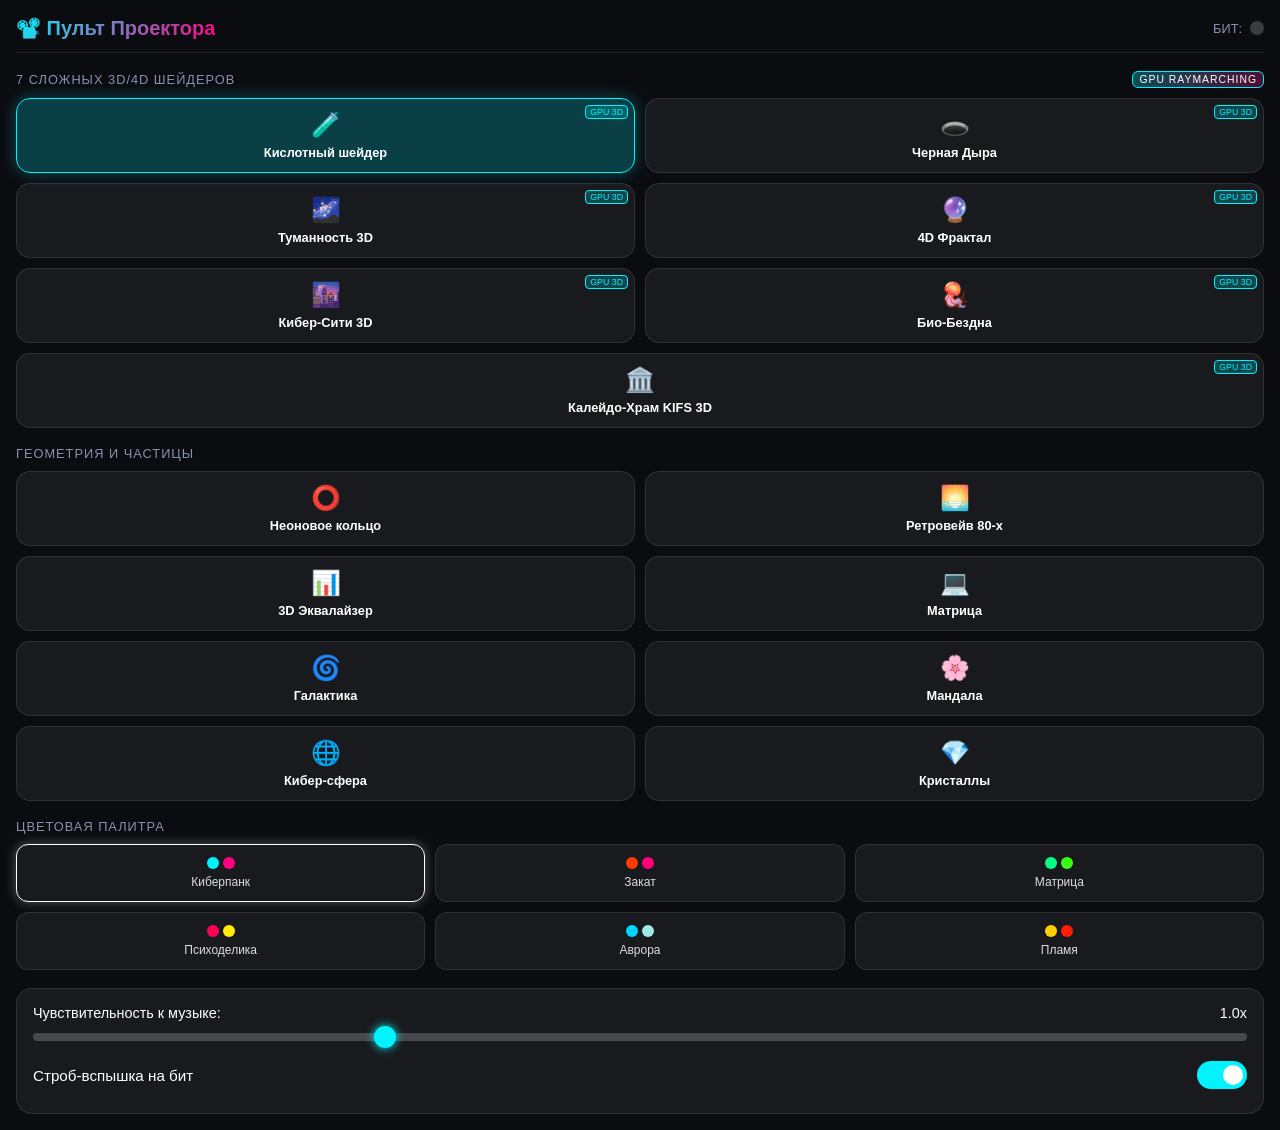
<file: public/remote.html>
<!DOCTYPE html>
<html lang="ru">
<head>
  <meta charset="UTF-8">
  <meta name="viewport" content="width=device-width, initial-scale=1.0, maximum-scale=1.0, user-scalable=no">
  <title>Пульт | Projector Visualizer</title>
  <style>
    :root {
      --bg: #0b0c10;
      --card-bg: rgba(255, 255, 255, 0.06);
      --card-active: rgba(0, 243, 255, 0.22);
      --accent: #00f3ff;
      --accent-pink: #ff007f;
      --text: #ffffff;
      --text-muted: #8892b0;
    }

    * {
      box-sizing: border-box;
      margin: 0;
      padding: 0;
      -webkit-tap-highlight-color: transparent;
      user-select: none;
    }

    body {
      background: var(--bg);
      color: var(--text);
      font-family: -apple-system, BlinkMacSystemFont, "Segoe UI", Roboto, sans-serif;
      padding: 16px;
      min-height: 100vh;
      display: flex;
      flex-direction: column;
      gap: 18px;
    }

    header {
      display: flex;
      justify-content: space-between;
      align-items: center;
      padding-bottom: 12px;
      border-bottom: 1px solid rgba(255, 255, 255, 0.1);
    }

    h1 {
      font-size: 1.25rem;
      font-weight: 700;
      background: linear-gradient(135deg, var(--accent), var(--accent-pink));
      -webkit-background-clip: text;
      -webkit-text-fill-color: transparent;
    }

    .beat-indicator {
      display: flex;
      align-items: center;
      gap: 8px;
      font-size: 0.8rem;
      color: var(--text-muted);
    }

    .beat-dot {
      width: 14px;
      height: 14px;
      border-radius: 50%;
      background: rgba(255, 255, 255, 0.2);
      transition: all 0.08s ease-out;
    }

    .beat-dot.flash {
      background: var(--accent);
      box-shadow: 0 0 16px var(--accent);
      transform: scale(1.35);
    }

    .section-title {
      font-size: 0.8rem;
      text-transform: uppercase;
      letter-spacing: 1px;
      color: var(--text-muted);
      margin-bottom: 10px;
      display: flex;
      align-items: center;
      justify-content: space-between;
    }

    .badge-shader {
      background: linear-gradient(135deg, rgba(0, 243, 255, 0.3), rgba(255, 0, 127, 0.3));
      border: 1px solid var(--accent);
      color: #fff;
      font-size: 0.65rem;
      padding: 2px 6px;
      border-radius: 6px;
    }

    /* Grid of Presets */
    .preset-grid {
      display: grid;
      grid-template-columns: repeat(2, 1fr);
      gap: 10px;
    }

    .preset-card {
      background: var(--card-bg);
      border: 1px solid rgba(255, 255, 255, 0.1);
      border-radius: 14px;
      padding: 12px 10px;
      display: flex;
      flex-direction: column;
      align-items: center;
      gap: 6px;
      cursor: pointer;
      transition: all 0.2s ease;
      text-align: center;
      position: relative;
    }

    .preset-card:active {
      transform: scale(0.96);
    }

    .preset-card.active {
      background: var(--card-active);
      border-color: var(--accent);
      box-shadow: 0 0 16px rgba(0, 243, 255, 0.3);
    }

    .preset-card.is-shader::after {
      content: "GPU 3D";
      position: absolute;
      top: 6px;
      right: 6px;
      font-size: 0.55rem;
      background: rgba(0, 243, 255, 0.2);
      border: 1px solid var(--accent);
      color: var(--accent);
      border-radius: 4px;
      padding: 1px 4px;
    }

    .preset-icon {
      font-size: 1.5rem;
    }

    .preset-name {
      font-size: 0.8rem;
      font-weight: 600;
    }

    /* Palettes Grid */
    .palette-grid {
      display: grid;
      grid-template-columns: repeat(3, 1fr);
      gap: 10px;
    }

    .palette-btn {
      background: var(--card-bg);
      border: 1px solid rgba(255, 255, 255, 0.1);
      border-radius: 12px;
      padding: 12px 8px;
      display: flex;
      flex-direction: column;
      align-items: center;
      gap: 6px;
      cursor: pointer;
    }

    .palette-btn.active {
      border-color: #fff;
      box-shadow: 0 0 12px rgba(255, 255, 255, 0.3);
    }

    .color-swatches {
      display: flex;
      gap: 4px;
    }

    .swatch {
      width: 12px;
      height: 12px;
      border-radius: 50%;
    }

    .palette-label {
      font-size: 0.75rem;
      color: #ddd;
    }

    /* Sliders & Controls */
    .control-box {
      background: var(--card-bg);
      border: 1px solid rgba(255, 255, 255, 0.1);
      border-radius: 16px;
      padding: 16px;
      display: flex;
      flex-direction: column;
      gap: 12px;
    }

    .slider-row {
      display: flex;
      justify-content: space-between;
      align-items: center;
      font-size: 0.9rem;
    }

    input[type=range] {
      width: 100%;
      height: 8px;
      border-radius: 4px;
      background: rgba(255, 255, 255, 0.2);
      outline: none;
      -webkit-appearance: none;
    }

    input[type=range]::-webkit-slider-thumb {
      -webkit-appearance: none;
      width: 22px;
      height: 22px;
      border-radius: 50%;
      background: var(--accent);
      box-shadow: 0 0 10px var(--accent);
    }

    .toggle-row {
      display: flex;
      justify-content: space-between;
      align-items: center;
      font-size: 0.95rem;
      padding: 8px 0;
    }

    .switch {
      position: relative;
      display: inline-block;
      width: 50px;
      height: 28px;
    }

    .switch input {
      opacity: 0;
      width: 0;
      height: 0;
    }

    .slider-round {
      position: absolute;
      cursor: pointer;
      top: 0; left: 0; right: 0; bottom: 0;
      background-color: rgba(255, 255, 255, 0.2);
      transition: .3s;
      border-radius: 28px;
    }

    .slider-round:before {
      position: absolute;
      content: "";
      height: 20px;
      width: 20px;
      left: 4px;
      bottom: 4px;
      background-color: white;
      transition: .3s;
      border-radius: 50%;
    }

    input:checked + .slider-round {
      background-color: var(--accent);
    }

    input:checked + .slider-round:before {
      transform: translateX(22px);
    }
  </style>
</head>
<body>

  <header>
    <h1>📽️ Пульт Проектора</h1>
    <div class="beat-indicator">
      <span>БИТ:</span>
      <div id="beat-dot" class="beat-dot"></div>
    </div>
  </header>

  <!-- 7 GPU Shaders -->
  <div>
    <div class="section-title">
      <span>7 Сложных 3D/4D Шейдеров</span>
      <span class="badge-shader">GPU Raymarching</span>
    </div>
    <div class="preset-grid">
      <div class="preset-card is-shader active" data-preset="0">
        <span class="preset-icon">🧪</span>
        <span class="preset-name">Кислотный шейдер</span>
      </div>
      <div class="preset-card is-shader" data-preset="1">
        <span class="preset-icon">🕳️</span>
        <span class="preset-name">Черная Дыра</span>
      </div>
      <div class="preset-card is-shader" data-preset="2">
        <span class="preset-icon">🌌</span>
        <span class="preset-name">Туманность 3D</span>
      </div>
      <div class="preset-card is-shader" data-preset="3">
        <span class="preset-icon">🔮</span>
        <span class="preset-name">4D Фрактал</span>
      </div>
      <div class="preset-card is-shader" data-preset="4">
        <span class="preset-icon">🌆</span>
        <span class="preset-name">Кибер-Сити 3D</span>
      </div>
      <div class="preset-card is-shader" data-preset="5">
        <span class="preset-icon">🪼</span>
        <span class="preset-name">Био-Бездна</span>
      </div>
      <div class="preset-card is-shader" data-preset="6" style="grid-column: span 2;">
        <span class="preset-icon">🏛️</span>
        <span class="preset-name">Калейдо-Храм KIFS 3D</span>
      </div>
    </div>
  </div>

  <!-- Geometry & Particle Modes -->
  <div>
    <div class="section-title">Геометрия и Частицы</div>
    <div class="preset-grid">
      <div class="preset-card" data-preset="7">
        <span class="preset-icon">⭕</span>
        <span class="preset-name">Неоновое кольцо</span>
      </div>
      <div class="preset-card" data-preset="8">
        <span class="preset-icon">🌅</span>
        <span class="preset-name">Ретровейв 80-х</span>
      </div>
      <div class="preset-card" data-preset="9">
        <span class="preset-icon">📊</span>
        <span class="preset-name">3D Эквалайзер</span>
      </div>
      <div class="preset-card" data-preset="10">
        <span class="preset-icon">💻</span>
        <span class="preset-name">Матрица</span>
      </div>
      <div class="preset-card" data-preset="11">
        <span class="preset-icon">🌀</span>
        <span class="preset-name">Галактика</span>
      </div>
      <div class="preset-card" data-preset="12">
        <span class="preset-icon">🌸</span>
        <span class="preset-name">Мандала</span>
      </div>
      <div class="preset-card" data-preset="13">
        <span class="preset-icon">🌐</span>
        <span class="preset-name">Кибер-сфера</span>
      </div>
      <div class="preset-card" data-preset="14">
        <span class="preset-icon">💎</span>
        <span class="preset-name">Кристаллы</span>
      </div>
    </div>
  </div>

  <!-- Color Palettes -->
  <div>
    <div class="section-title">Цветовая Палитра</div>
    <div class="palette-grid">
      <div class="palette-btn active" data-palette="cyberpunk">
        <div class="color-swatches">
          <div class="swatch" style="background: #00f3ff;"></div>
          <div class="swatch" style="background: #ff007f;"></div>
        </div>
        <span class="palette-label">Киберпанк</span>
      </div>

      <div class="palette-btn" data-palette="sunset">
        <div class="color-swatches">
          <div class="swatch" style="background: #ff3b00;"></div>
          <div class="swatch" style="background: #ff0078;"></div>
        </div>
        <span class="palette-label">Закат</span>
      </div>

      <div class="palette-btn" data-palette="matrix">
        <div class="color-swatches">
          <div class="swatch" style="background: #00ff88;"></div>
          <div class="swatch" style="background: #39ff14;"></div>
        </div>
        <span class="palette-label">Матрица</span>
      </div>

      <div class="palette-btn" data-palette="acid">
        <div class="color-swatches">
          <div class="swatch" style="background: #ff0055;"></div>
          <div class="swatch" style="background: #ffee00;"></div>
        </div>
        <span class="palette-label">Психоделика</span>
      </div>

      <div class="palette-btn" data-palette="ice">
        <div class="color-swatches">
          <div class="swatch" style="background: #00d4ff;"></div>
          <div class="swatch" style="background: #a0e7e5;"></div>
        </div>
        <span class="palette-label">Аврора</span>
      </div>

      <div class="palette-btn" data-palette="fire">
        <div class="color-swatches">
          <div class="swatch" style="background: #ffd000;"></div>
          <div class="swatch" style="background: #ff1e00;"></div>
        </div>
        <span class="palette-label">Пламя</span>
      </div>
    </div>
  </div>

  <!-- Settings Box -->
  <div class="control-box">
    <div class="slider-row">
      <span>Чувствительность к музыке:</span>
      <span id="gain-val">1.0x</span>
    </div>
    <input type="range" id="remote-gain" min="0.2" max="3.0" step="0.1" value="1.0">

    <div class="toggle-row">
      <span>Строб-вспышка на бит</span>
      <label class="switch">
        <input type="checkbox" id="remote-strobe" checked>
        <span class="slider-round"></span>
      </label>
    </div>
  </div>

  <script>
    const protocol = location.protocol === 'https:' ? 'wss:' : 'ws:';
    const ws = new WebSocket(`${protocol}//${location.host}/ws`);
    const beatDot = document.getElementById('beat-dot');
    const gainSlider = document.getElementById('remote-gain');
    const gainVal = document.getElementById('gain-val');
    const strobeToggle = document.getElementById('remote-strobe');

    ws.onmessage = (event) => {
      try {
        const data = JSON.parse(event.data);
        if (data.type === 'audio') {
          if (data.beat) {
            beatDot.classList.add('flash');
            setTimeout(() => beatDot.classList.remove('flash'), 80);
          }
        } else if (data.type === 'state') {
          updateUI(data.preset, data.palette, data.gain, data.strobe);
        } else if (data.type === 'set_preset') {
          highlightPreset(data.preset);
        } else if (data.type === 'set_palette') {
          highlightPalette(data.palette);
        }
      } catch (e) {}
    };

    function updateUI(preset, palette, gain, strobe) {
      if (typeof preset === 'number') highlightPreset(preset);
      if (palette) highlightPalette(palette);
      if (typeof gain === 'number') {
        gainSlider.value = gain;
        gainVal.textContent = gain.toFixed(1) + 'x';
      }
      if (typeof strobe === 'boolean') {
        strobeToggle.checked = strobe;
      }
    }

    function highlightPreset(idx) {
      document.querySelectorAll('.preset-card').forEach(c => {
        c.classList.toggle('active', parseInt(c.dataset.preset) === idx);
      });
    }

    function highlightPalette(pal) {
      document.querySelectorAll('.palette-btn').forEach(b => {
        b.classList.toggle('active', b.dataset.palette === pal);
      });
    }

    // Interactions
    document.querySelectorAll('.preset-card').forEach(card => {
      card.addEventListener('click', () => {
        const p = parseInt(card.dataset.preset);
        highlightPreset(p);
        ws.send(JSON.stringify({ type: 'set_preset', preset: p }));
      });
    });

    document.querySelectorAll('.palette-btn').forEach(btn => {
      btn.addEventListener('click', () => {
        const pal = btn.dataset.palette;
        highlightPalette(pal);
        ws.send(JSON.stringify({ type: 'set_palette', palette: pal }));
      });
    });

    gainSlider.addEventListener('input', (e) => {
      const val = parseFloat(e.target.value);
      gainVal.textContent = val.toFixed(1) + 'x';
      ws.send(JSON.stringify({ type: 'set_gain', gain: val }));
    });

    strobeToggle.addEventListener('change', (e) => {
      ws.send(JSON.stringify({ type: 'set_strobe', strobe: e.target.checked }));
    });
  </script>
</body>
</html>
</file>
